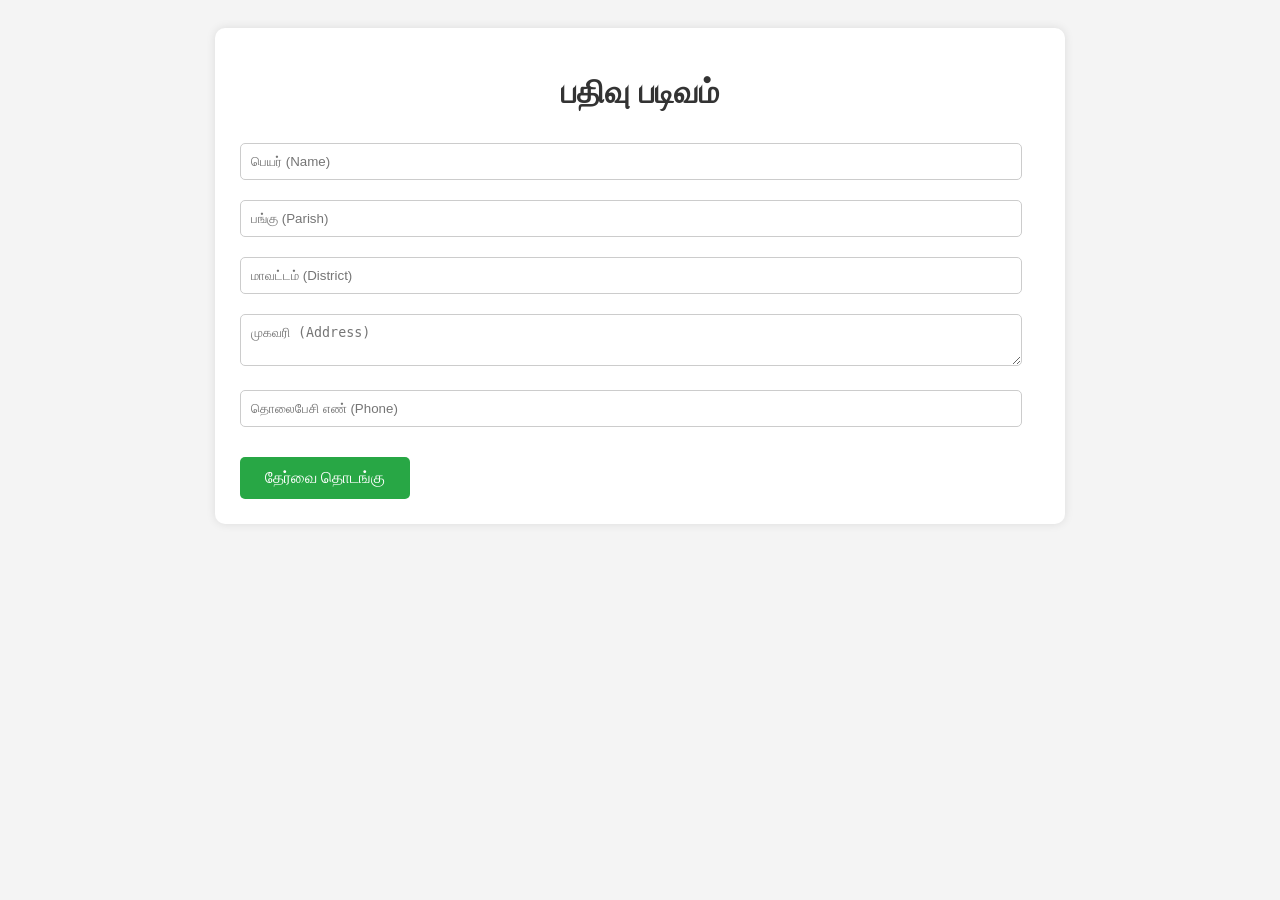
<file: bible-quiz/index.html>
<!DOCTYPE html>
<html lang="ta">
<head>
    <meta charset="UTF-8">
    <title>Bible Quiz - Register</title>
    <link rel="stylesheet" href="css/style.css">
</head>
<body>
    <div class="quiz-box">
        <h1>பதிவு படிவம்</h1>
        <form id="regForm">
            <input type="text" id="name" placeholder="பெயர் (Name)" required><br>
            <input type="text" id="parish" placeholder="பங்கு (Parish)" required><br>
            <input type="text" id="district" placeholder="மாவட்டம் (District)" required><br>
            <textarea id="address" placeholder="முகவரி (Address)" required></textarea><br>
            <input type="tel" id="phone" placeholder="தொலைபேசி எண் (Phone)" required><br>
            <button type="submit">தேர்வை தொடங்கு</button>
        </form>
    </div>
    <script>
        document.getElementById('regForm').onsubmit = (e) => {
            e.preventDefault();
            const user = {
                name: document.getElementById('name').value,
                parish: document.getElementById('parish').value,
                district: document.getElementById('district').value,
                address: document.getElementById('address').value,
                phone: document.getElementById('phone').value
            };
            localStorage.setItem('quizUser', JSON.stringify(user));
            window.location.href = 'quiz.html';
        };
    </script>
</body>
</html>
</file>
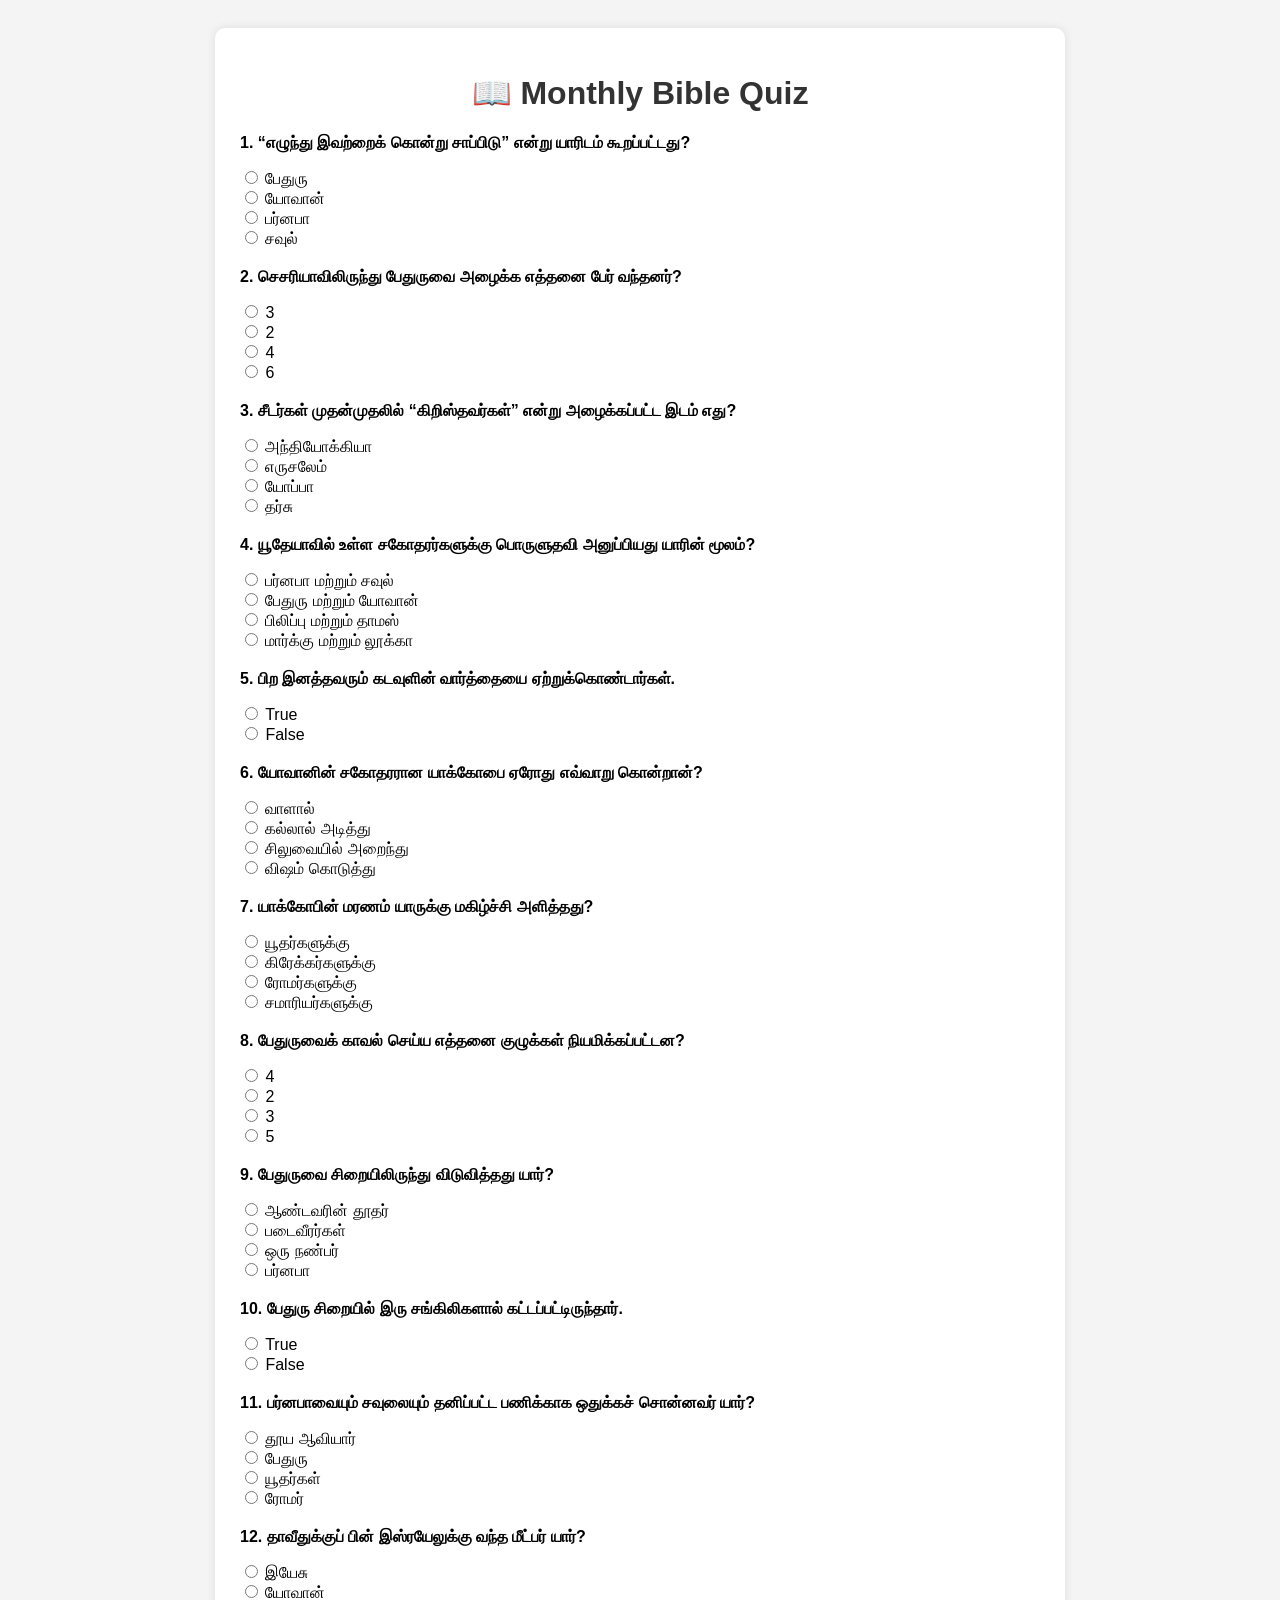
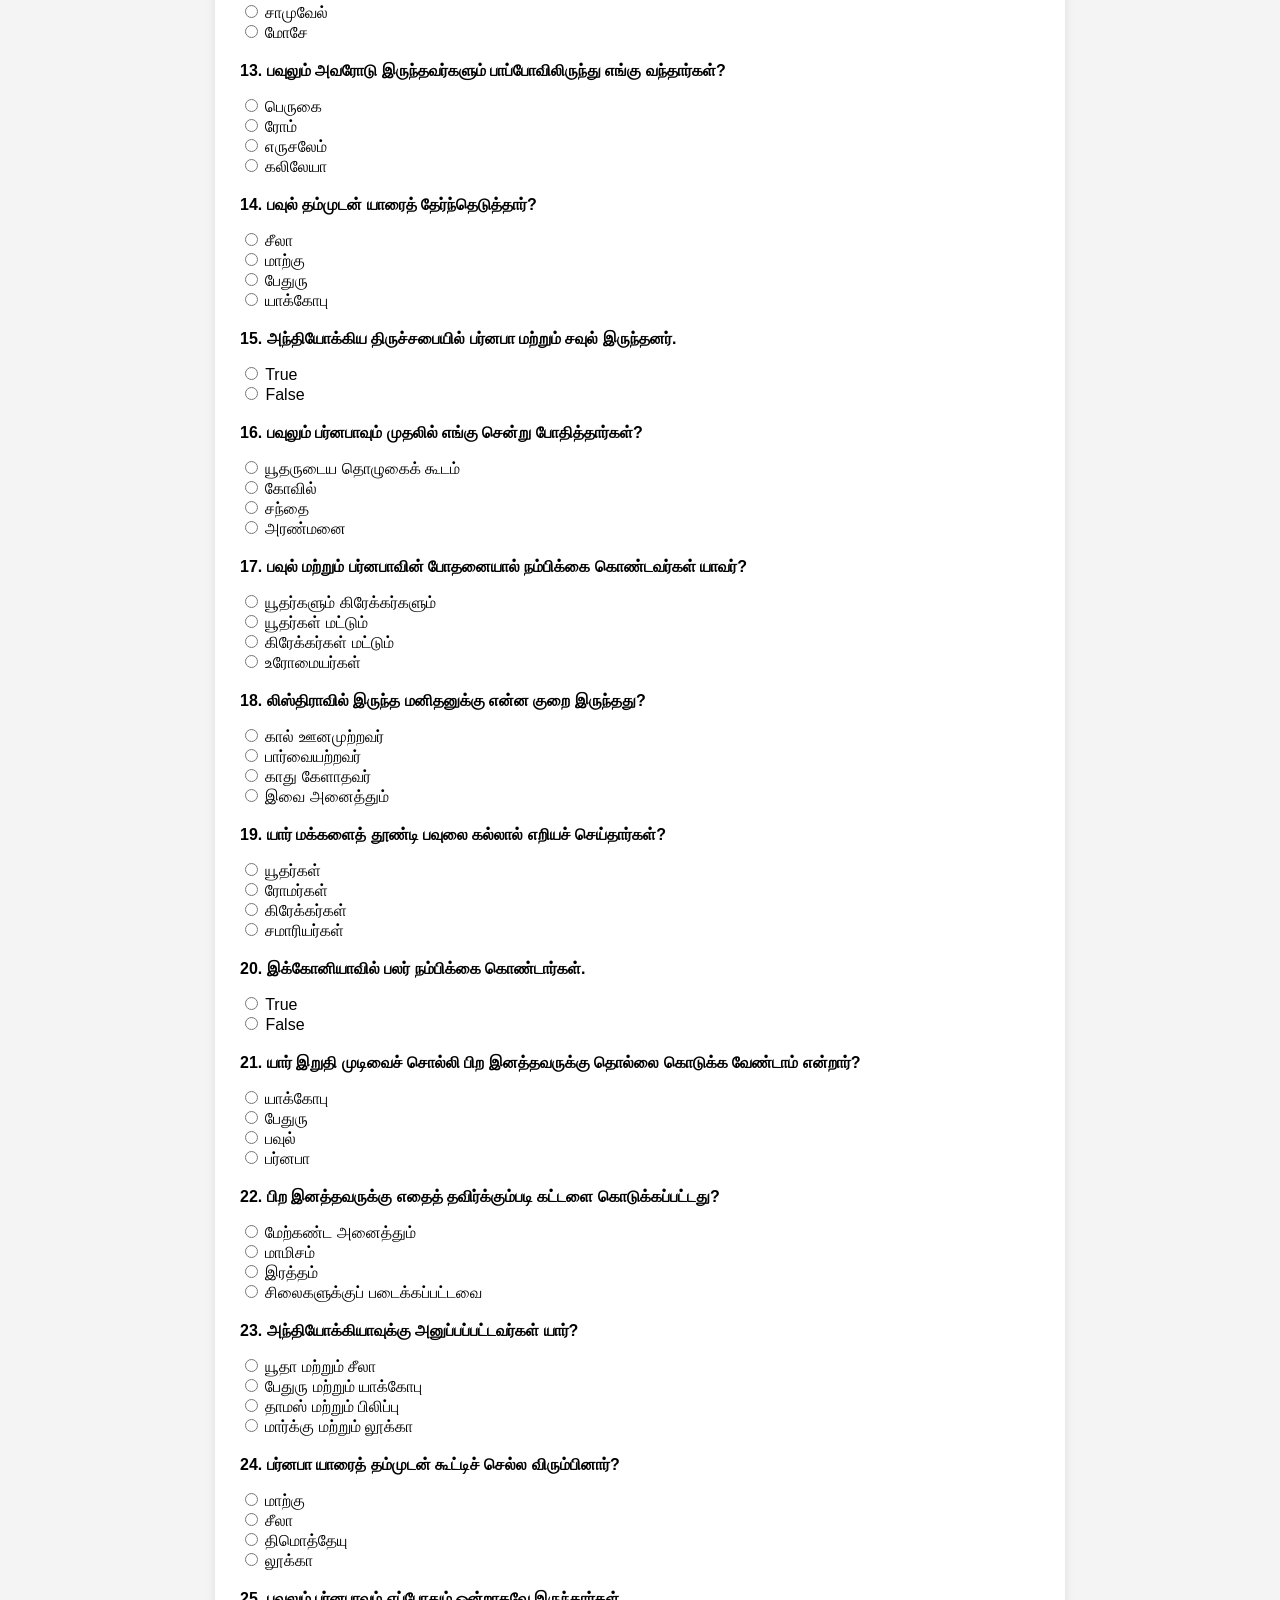
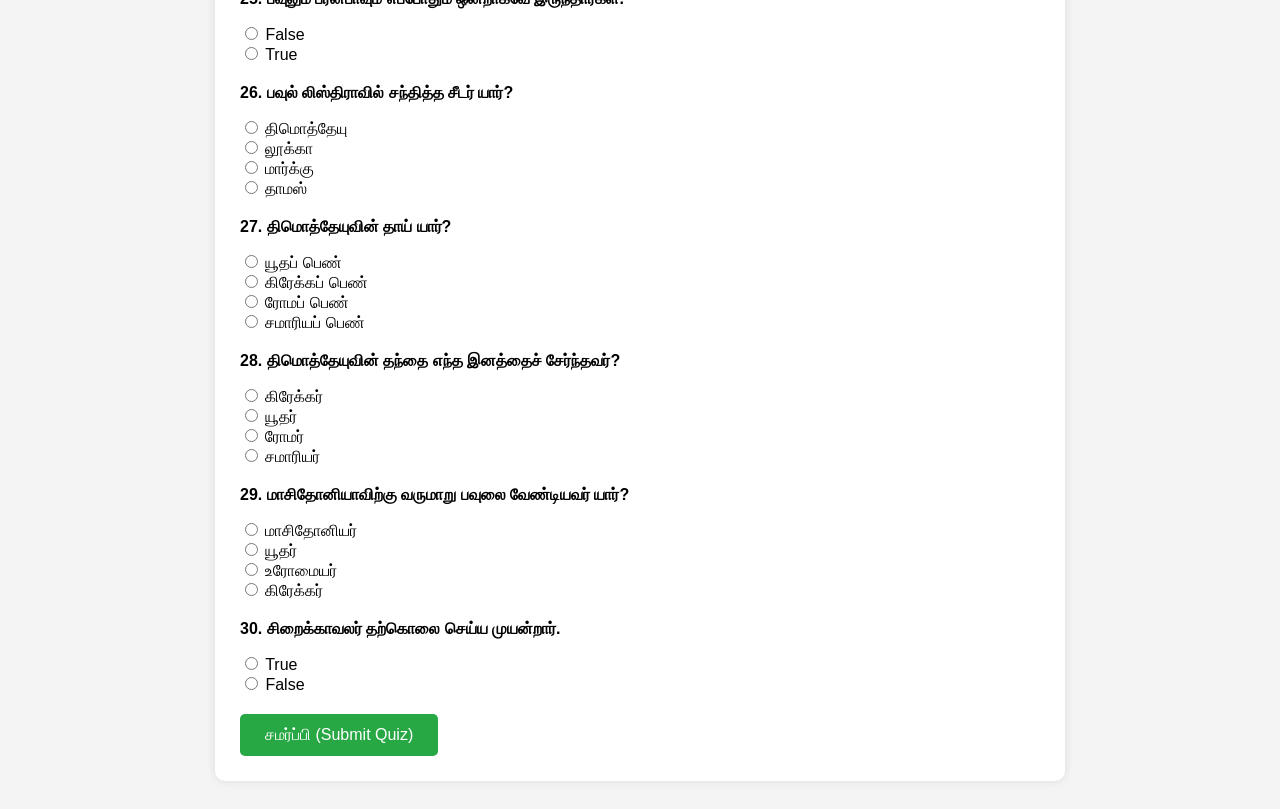
<file: bible-quiz/quiz.html>
<!DOCTYPE html>
<html lang="ta">
<head>
    <meta charset="UTF-8">
    <title>Monthly Bible Quiz</title>
    <link rel="stylesheet" href="css/style.css">
</head>
<body>
    <div class="quiz-box">
        <h1>📖 Monthly Bible Quiz</h1>
        <form id="quizForm">
            <p>1. “எழுந்து இவற்றைக் கொன்று சாப்பிடு” என்று யாரிடம் கூறப்பட்டது?</p>
            <input type="radio" name="q1" value="b"> பேதுரு<br>
            <input type="radio" name="q1" value="a"> யோவான்<br>
            <input type="radio" name="q1" value="c"> பர்னபா<br>
            <input type="radio" name="q1" value="d"> சவுல்<br>

            <p>2. செசரியாவிலிருந்து பேதுருவை அழைக்க எத்தனை பேர் வந்தனர்?</p>
            <input type="radio" name="q2" value="b"> 3<br>
            <input type="radio" name="q2" value="a"> 2<br>
            <input type="radio" name="q2" value="c"> 4<br>
            <input type="radio" name="q2" value="d"> 6<br>

            <p>3. சீடர்கள் முதன்முதலில் “கிறிஸ்தவர்கள்” என்று அழைக்கப்பட்ட இடம் எது?</p>
            <input type="radio" name="q3" value="c"> அந்தியோக்கியா<br>
            <input type="radio" name="q3" value="a"> எருசலேம்<br>
            <input type="radio" name="q3" value="b"> யோப்பா<br>
            <input type="radio" name="q3" value="d"> தர்சு<br>

            <p>4. யூதேயாவில் உள்ள சகோதரர்களுக்கு பொருளுதவி அனுப்பியது யாரின் மூலம்?</p>
            <input type="radio" name="q4" value="b"> பர்னபா மற்றும் சவுல்<br>
            <input type="radio" name="q4" value="a"> பேதுரு மற்றும் யோவான்<br>
            <input type="radio" name="q4" value="c"> பிலிப்பு மற்றும் தாமஸ்<br>
            <input type="radio" name="q4" value="d"> மார்க்கு மற்றும் லூக்கா<br>

            <p>5. பிற இனத்தவரும் கடவுளின் வார்த்தையை ஏற்றுக்கொண்டார்கள்.</p>
            <input type="radio" name="q5" value="true"> True<br>
            <input type="radio" name="q5" value="false"> False<br>

            <p>6. யோவானின் சகோதரரான யாக்கோபை ஏரோது எவ்வாறு கொன்றான்?</p>
            <input type="radio" name="q6" value="c"> வாளால்<br>
            <input type="radio" name="q6" value="a"> கல்லால் அடித்து<br>
            <input type="radio" name="q6" value="b"> சிலுவையில் அறைந்து<br>
            <input type="radio" name="q6" value="d"> விஷம் கொடுத்து<br>

            <p>7. யாக்கோபின் மரணம் யாருக்கு மகிழ்ச்சி அளித்தது?</p>
            <input type="radio" name="q7" value="c"> யூதர்களுக்கு<br>
            <input type="radio" name="q7" value="a"> கிரேக்கர்களுக்கு<br>
            <input type="radio" name="q7" value="b"> ரோமர்களுக்கு<br>
            <input type="radio" name="q7" value="d"> சமாரியர்களுக்கு<br>

            <p>8. பேதுருவைக் காவல் செய்ய எத்தனை குழுக்கள் நியமிக்கப்பட்டன?</p>
            <input type="radio" name="q8" value="c"> 4<br>
            <input type="radio" name="q8" value="a"> 2<br>
            <input type="radio" name="q8" value="b"> 3<br>
            <input type="radio" name="q8" value="d"> 5<br>

            <p>9. பேதுருவை சிறையிலிருந்து விடுவித்தது யார்?</p>
            <input type="radio" name="q9" value="c"> ஆண்டவரின் தூதர்<br>
            <input type="radio" name="q9" value="a"> படைவீரர்கள்<br>
            <input type="radio" name="q9" value="b"> ஒரு நண்பர்<br>
            <input type="radio" name="q9" value="d"> பர்னபா<br>

            <p>10. பேதுரு சிறையில் இரு சங்கிலிகளால் கட்டப்பட்டிருந்தார்.</p>
            <input type="radio" name="q10" value="true"> True<br>
            <input type="radio" name="q10" value="false"> False<br>

            <p>11. பர்னபாவையும் சவுலையும் தனிப்பட்ட பணிக்காக ஒதுக்கச் சொன்னவர் யார்?</p>
            <input type="radio" name="q11" value="c"> தூய ஆவியார்<br>
            <input type="radio" name="q11" value="a"> பேதுரு<br>
            <input type="radio" name="q11" value="b"> யூதர்கள்<br>
            <input type="radio" name="q11" value="d"> ரோமர்<br>

            <p>12. தாவீதுக்குப் பின் இஸ்ரயேலுக்கு வந்த மீட்பர் யார்?</p>
            <input type="radio" name="q12" value="b"> இயேசு<br>
            <input type="radio" name="q12" value="a"> யோவான்<br>
            <input type="radio" name="q12" value="c"> சாமுவேல்<br>
            <input type="radio" name="q12" value="d"> மோசே<br>

            <p>13. பவுலும் அவரோடு இருந்தவர்களும் பாப்போவிலிருந்து எங்கு வந்தார்கள்?</p>
            <input type="radio" name="q13" value="a"> பெருகை<br>
            <input type="radio" name="q13" value="b"> ரோம்<br>
            <input type="radio" name="q13" value="c"> எருசலேம்<br>
            <input type="radio" name="q13" value="d"> கலிலேயா<br>

            <p>14. பவுல் தம்முடன் யாரைத் தேர்ந்தெடுத்தார்?</p>
            <input type="radio" name="q14" value="b"> சீலா<br>
            <input type="radio" name="q14" value="a"> மாற்கு<br>
            <input type="radio" name="q14" value="c"> பேதுரு<br>
            <input type="radio" name="q14" value="d"> யாக்கோபு<br>

            <p>15. அந்தியோக்கிய திருச்சபையில் பர்னபா மற்றும் சவுல் இருந்தனர்.</p>
            <input type="radio" name="q15" value="true"> True<br>
            <input type="radio" name="q15" value="false"> False<br>

            <p>16. பவுலும் பர்னபாவும் முதலில் எங்கு சென்று போதித்தார்கள்?</p>
            <input type="radio" name="q16" value="c"> யூதருடைய தொழுகைக் கூடம்<br>
            <input type="radio" name="q16" value="a"> கோவில்<br>
            <input type="radio" name="q16" value="b"> சந்தை<br>
            <input type="radio" name="q16" value="d"> அரண்மனை<br>

            <p>17. பவுல் மற்றும் பர்னபாவின் போதனையால் நம்பிக்கை கொண்டவர்கள் யாவர்?</p>
            <input type="radio" name="q17" value="c"> யூதர்களும் கிரேக்கர்களும்<br>
            <input type="radio" name="q17" value="a"> யூதர்கள் மட்டும்<br>
            <input type="radio" name="q17" value="b"> கிரேக்கர்கள் மட்டும்<br>
            <input type="radio" name="q17" value="d"> உரோமையர்கள்<br>

            <p>18. லிஸ்திராவில் இருந்த மனிதனுக்கு என்ன குறை இருந்தது?</p>
            <input type="radio" name="q18" value="c"> கால் ஊனமுற்றவர்<br>
            <input type="radio" name="q18" value="a"> பார்வையற்றவர்<br>
            <input type="radio" name="q18" value="b"> காது கேளாதவர்<br>
            <input type="radio" name="q18" value="d"> இவை அனைத்தும்<br>

            <p>19. யார் மக்களைத் தூண்டி பவுலை கல்லால் எறியச் செய்தார்கள்?</p>
            <input type="radio" name="q19" value="b"> யூதர்கள்<br>
            <input type="radio" name="q19" value="a"> ரோமர்கள்<br>
            <input type="radio" name="q19" value="c"> கிரேக்கர்கள்<br>
            <input type="radio" name="q19" value="d"> சமாரியர்கள்<br>

            <p>20. இக்கோனியாவில் பலர் நம்பிக்கை கொண்டார்கள்.</p>
            <input type="radio" name="q20" value="true"> True<br>
            <input type="radio" name="q20" value="false"> False<br>

            <p>21. யார் இறுதி முடிவைச் சொல்லி பிற இனத்தவருக்கு தொல்லை கொடுக்க வேண்டாம் என்றார்?</p>
            <input type="radio" name="q21" value="c"> யாக்கோபு<br>
            <input type="radio" name="q21" value="a"> பேதுரு<br>
            <input type="radio" name="q21" value="b"> பவுல்<br>
            <input type="radio" name="q21" value="d"> பர்னபா<br>

            <p>22. பிற இனத்தவருக்கு எதைத் தவிர்க்கும்படி கட்டளை கொடுக்கப்பட்டது?</p>
            <input type="radio" name="q22" value="d"> மேற்கண்ட அனைத்தும்<br>
            <input type="radio" name="q22" value="a"> மாமிசம்<br>
            <input type="radio" name="q22" value="b"> இரத்தம்<br>
            <input type="radio" name="q22" value="c"> சிலைகளுக்குப் படைக்கப்பட்டவை<br>

            <p>23. அந்தியோக்கியாவுக்கு அனுப்பப்பட்டவர்கள் யார்?</p>
            <input type="radio" name="q23" value="b"> யூதா மற்றும் சீலா<br>
            <input type="radio" name="q23" value="a"> பேதுரு மற்றும் யாக்கோபு<br>
            <input type="radio" name="q23" value="c"> தாமஸ் மற்றும் பிலிப்பு<br>
            <input type="radio" name="q23" value="d"> மார்க்கு மற்றும் லூக்கா<br>

            <p>24. பர்னபா யாரைத் தம்முடன் கூட்டிச் செல்ல விரும்பினார்?</p>
            <input type="radio" name="q24" value="c"> மாற்கு<br>
            <input type="radio" name="q24" value="a"> சீலா<br>
            <input type="radio" name="q24" value="b"> திமொத்தேயு<br>
            <input type="radio" name="q24" value="d"> லூக்கா<br>

            <p>25. பவுலும் பர்னபாவும் எப்போதும் ஒன்றாகவே இருந்தார்கள்.</p>
            <input type="radio" name="q25" value="false"> False<br>
            <input type="radio" name="q25" value="true"> True<br>

            <p>26. பவுல் லிஸ்திராவில் சந்தித்த சீடர் யார்?</p>
            <input type="radio" name="q26" value="b"> திமொத்தேயு<br>
            <input type="radio" name="q26" value="a"> லூக்கா<br>
            <input type="radio" name="q26" value="c"> மார்க்கு<br>
            <input type="radio" name="q26" value="d"> தாமஸ்<br>

            <p>27. திமொத்தேயுவின் தாய் யார்?</p>
            <input type="radio" name="q27" value="b"> யூதப் பெண்<br>
            <input type="radio" name="q27" value="a"> கிரேக்கப் பெண்<br>
            <input type="radio" name="q27" value="c"> ரோமப் பெண்<br>
            <input type="radio" name="q27" value="d"> சமாரியப் பெண்<br>

            <p>28. திமொத்தேயுவின் தந்தை எந்த இனத்தைச் சேர்ந்தவர்?</p>
            <input type="radio" name="q28" value="c"> கிரேக்கர்<br>
            <input type="radio" name="q28" value="a"> யூதர்<br>
            <input type="radio" name="q28" value="b"> ரோமர்<br>
            <input type="radio" name="q28" value="d"> சமாரியர்<br>

            <p>29. மாசிதோனியாவிற்கு வருமாறு பவுலை வேண்டியவர் யார்?</p>
            <input type="radio" name="q29" value="b"> மாசிதோனியர்<br>
            <input type="radio" name="q29" value="a"> யூதர்<br>
            <input type="radio" name="q29" value="c"> உரோமையர்<br>
            <input type="radio" name="q29" value="d"> கிரேக்கர்<br>

            <p>30. சிறைக்காவலர் தற்கொலை செய்ய முயன்றார்.</p>
            <input type="radio" name="q30" value="true"> True<br>
            <input type="radio" name="q30" value="false"> False<br>

            <button type="submit">சமர்ப்பி (Submit Quiz)</button>
        </form>
    </div>
    <script src="js/quiz.js"></script>
</body>
</html>
</file>
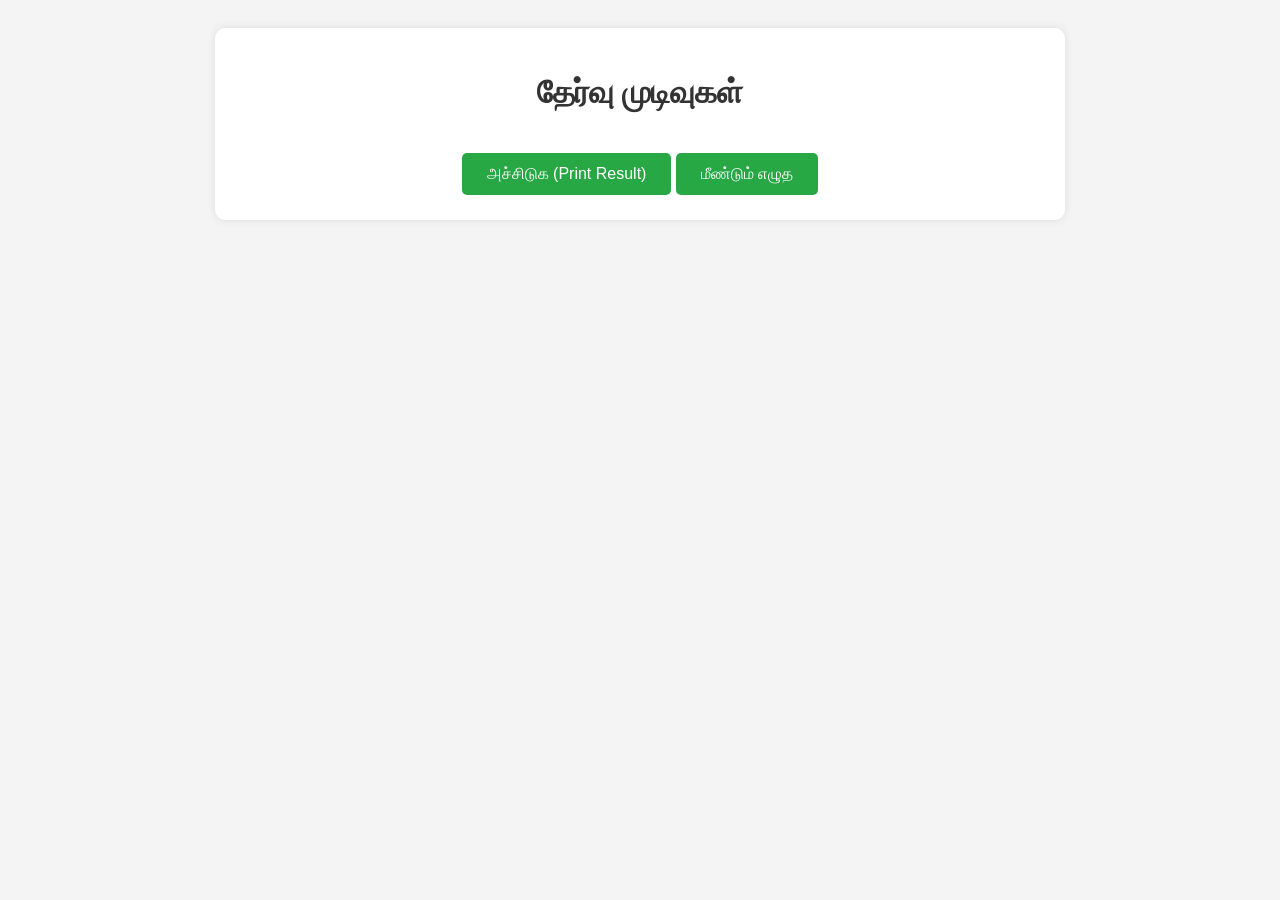
<file: bible-quiz/result.html>
<!DOCTYPE html>
<html lang="ta">
<head>
    <meta charset="UTF-8">
    <title>Quiz Result</title>
    <link rel="stylesheet" href="css/style.css">
</head>
<body>
    <div class="quiz-box" style="text-align: center;">
        <h1>தேர்வு முடிவுகள்</h1>
        <div id="res"></div>
        <button onclick="window.print()">அச்சிடுக (Print Result)</button>
        <button onclick="location.href='index.html'">மீண்டும் எழுத</button>
    </div>
    <script>
        const user = JSON.parse(localStorage.getItem('quizUser'));
        const score = localStorage.getItem('finalScore');
        
        document.getElementById('res').innerHTML = `
            <p><strong>பெயர்:</strong> ${user.name}</p>
            <p><strong>பங்கு:</strong> ${user.parish}</p>
            <p><strong>மதிப்பெண்:</strong> <span style="font-size: 24px; color: green;">${score} / 30</span></p>
        `;
    </script>
</body>
</html>
</file>
<file: bible-quiz/css/style.css>
body{
    font-family: Arial, sans-serif;
    background: #f4f4f4;
    padding: 20px;
}
.quiz-box{
    background: white;
    padding: 25px;
    max-width: 800px;
    margin: auto;
    border-radius: 10px;
    box-shadow: 0 0 10px rgba(0,0,0,0.1);
}
h1{ text-align: center; color: #333; }
input[type="text"], input[type="tel"], textarea {
    width: 95%;
    padding: 10px;
    margin: 10px 0;
    border: 1px solid #ccc;
    border-radius: 5px;
}
button{
    padding: 12px 25px;
    font-size: 16px;
    margin-top: 20px;
    cursor: pointer;
    background: #28a745;
    color: white;
    border: none;
    border-radius: 5px;
}
button:hover { background: #218838; }
p { font-weight: bold; margin-top: 20px; }
</file>
